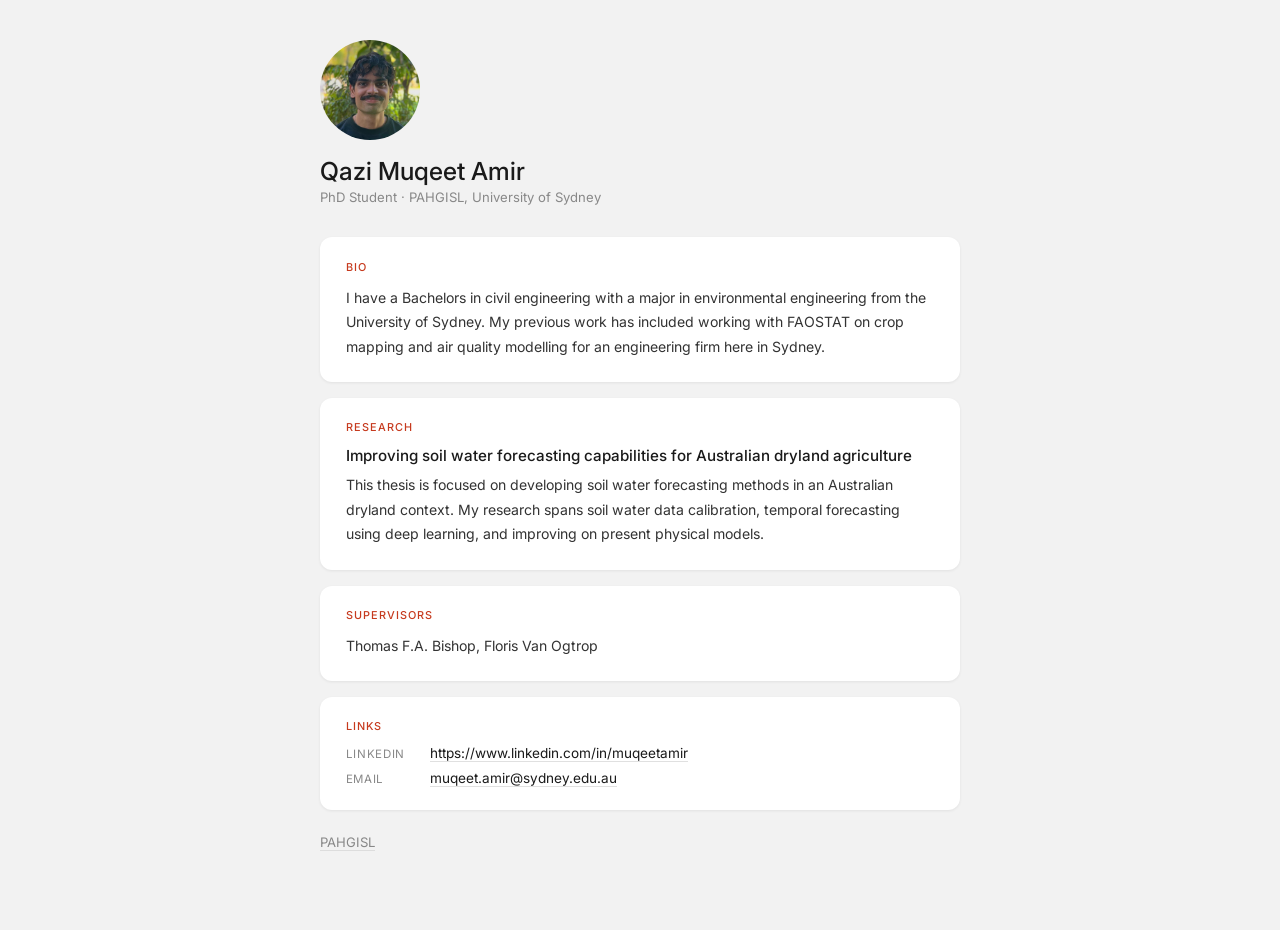
<file: qazi-muqeet-amir.htm>
<!DOCTYPE html>
<html lang="en">
<head>
  <meta charset="UTF-8"/>
  <meta name="viewport" content="width=device-width,initial-scale=1"/>
  <title>Qazi Muqeet Amir — PAHGISL</title>

  <link href="https://fonts.googleapis.com/css2?family=Inter:wght@400;500&display=swap" rel="stylesheet"/>
  <style>
    *{box-sizing:border-box;margin:0;padding:0}
    body{font-family:'Inter',sans-serif;background:#f2f2f2;color:#1a1a1a;min-height:100vh}
    .page{max-width:680px;margin:0 auto;padding:2.5rem 1.25rem 5rem}
    .name{font-size:1.55rem;font-weight:500;margin-bottom:.2rem}
    .role{font-size:.82rem;color:#888;margin-bottom:2rem}
    .card{background:#fff;border-radius:12px;padding:1.4rem 1.6rem;margin-bottom:1rem;box-shadow:0 1px 3px rgba(0,0,0,.07)}
    .card-label{font-size:.68rem;font-weight:500;letter-spacing:.1em;text-transform:uppercase;color:#C63A1E;margin-bottom:.75rem}
    .card-body{font-size:.88rem;line-height:1.75;color:#333}
    .thesis-title{font-size:.95rem;font-weight:500;color:#1a1a1a;margin-bottom:.5rem}
    .links{display:flex;flex-direction:column;gap:.5rem}
    .link-row{display:flex;gap:.75rem;font-size:.85rem;align-items:baseline}
    .lk{color:#888;font-size:.72rem;width:72px;flex-shrink:0;text-transform:uppercase;letter-spacing:.06em}
    .link-row a{color:#1a1a1a;text-decoration:none;border-bottom:1px solid #e0e0e0}
    .link-row a:hover{border-bottom-color:#1a1a1a}
    .avatar{width:100px;height:100px;border-radius:50%;background:#e8e8e8;display:flex;align-items:center;justify-content:center;font-size:1.3rem;font-weight:500;color:#888;overflow:hidden;margin-bottom:1rem}
    .avatar img{width:100%;height:100%;object-fit:cover;display:block}
    .av-init{width:100%;height:100%;display:flex;align-items:center;justify-content:center}
  </style>
</head>
<body>
<div class="page">
<!--<img src="photos/download.svg" alt="PAHGISL" style="height:48px; margin-bottom:1.5rem;"/> -->
  <div class="avatar">
    <img src="photos/qazi_muqeet_amir.jpg" alt="Qazi Muqeet Amir"
         onerror="this.style.display='none';this.nextElementSibling.style.display='flex'"/>
    <span class="av-init" style="display:none">QMA</span>
  </div>
  <div class="name">Qazi Muqeet Amir</div>
  <div class="role">PhD Student &middot; PAHGISL, University of Sydney</div>
  
  <div class="card">
    <div class="card-label">Bio</div>
    <div class="card-body">I have a Bachelors in civil engineering with a major in environmental engineering from the University of Sydney. My previous work has included working with FAOSTAT on crop mapping and air quality modelling for an engineering firm here in Sydney.</div>
  </div>
  <div class="card">
    <div class="card-label">Research</div>
    <div class="thesis-title">Improving soil water forecasting capabilities for Australian dryland agriculture</div><div class="card-body">This thesis is focused on developing soil water forecasting methods in an Australian dryland context. My research spans soil water data calibration, temporal forecasting using deep learning, and improving on present physical models.</div>
  </div>
  <div class="card">
    <div class="card-label">Supervisors</div>
    <div class="card-body">Thomas F.A. Bishop, Floris Van Ogtrop</div>
  </div>
  <div class="card">
    <div class="card-label">Links</div>
    <div class="links"><div class="link-row"><span class="lk">LinkedIn</span><a href="https://www.linkedin.com/in/muqeetamir" target="_blank">https://www.linkedin.com/in/muqeetamir</a></div>
<div class="link-row"><span class="lk">Email</span><a href="mailto:muqeet.amir@sydney.edu.au">muqeet.amir@sydney.edu.au</a></div>
</div>
  </div>
  <div style="margin-top:1.5rem;font-size:.82rem;color:#888;">
    <a href="https://www.sydney.edu.au/science/schools/school-of-life-and-environmental-sciences/research/pahgisl.html" target="_blank" style="color:#888;text-decoration:none;border-bottom:1px solid #ddd;">PAHGISL</a>
  </div>
</div>
</body>
</html>
</file>
